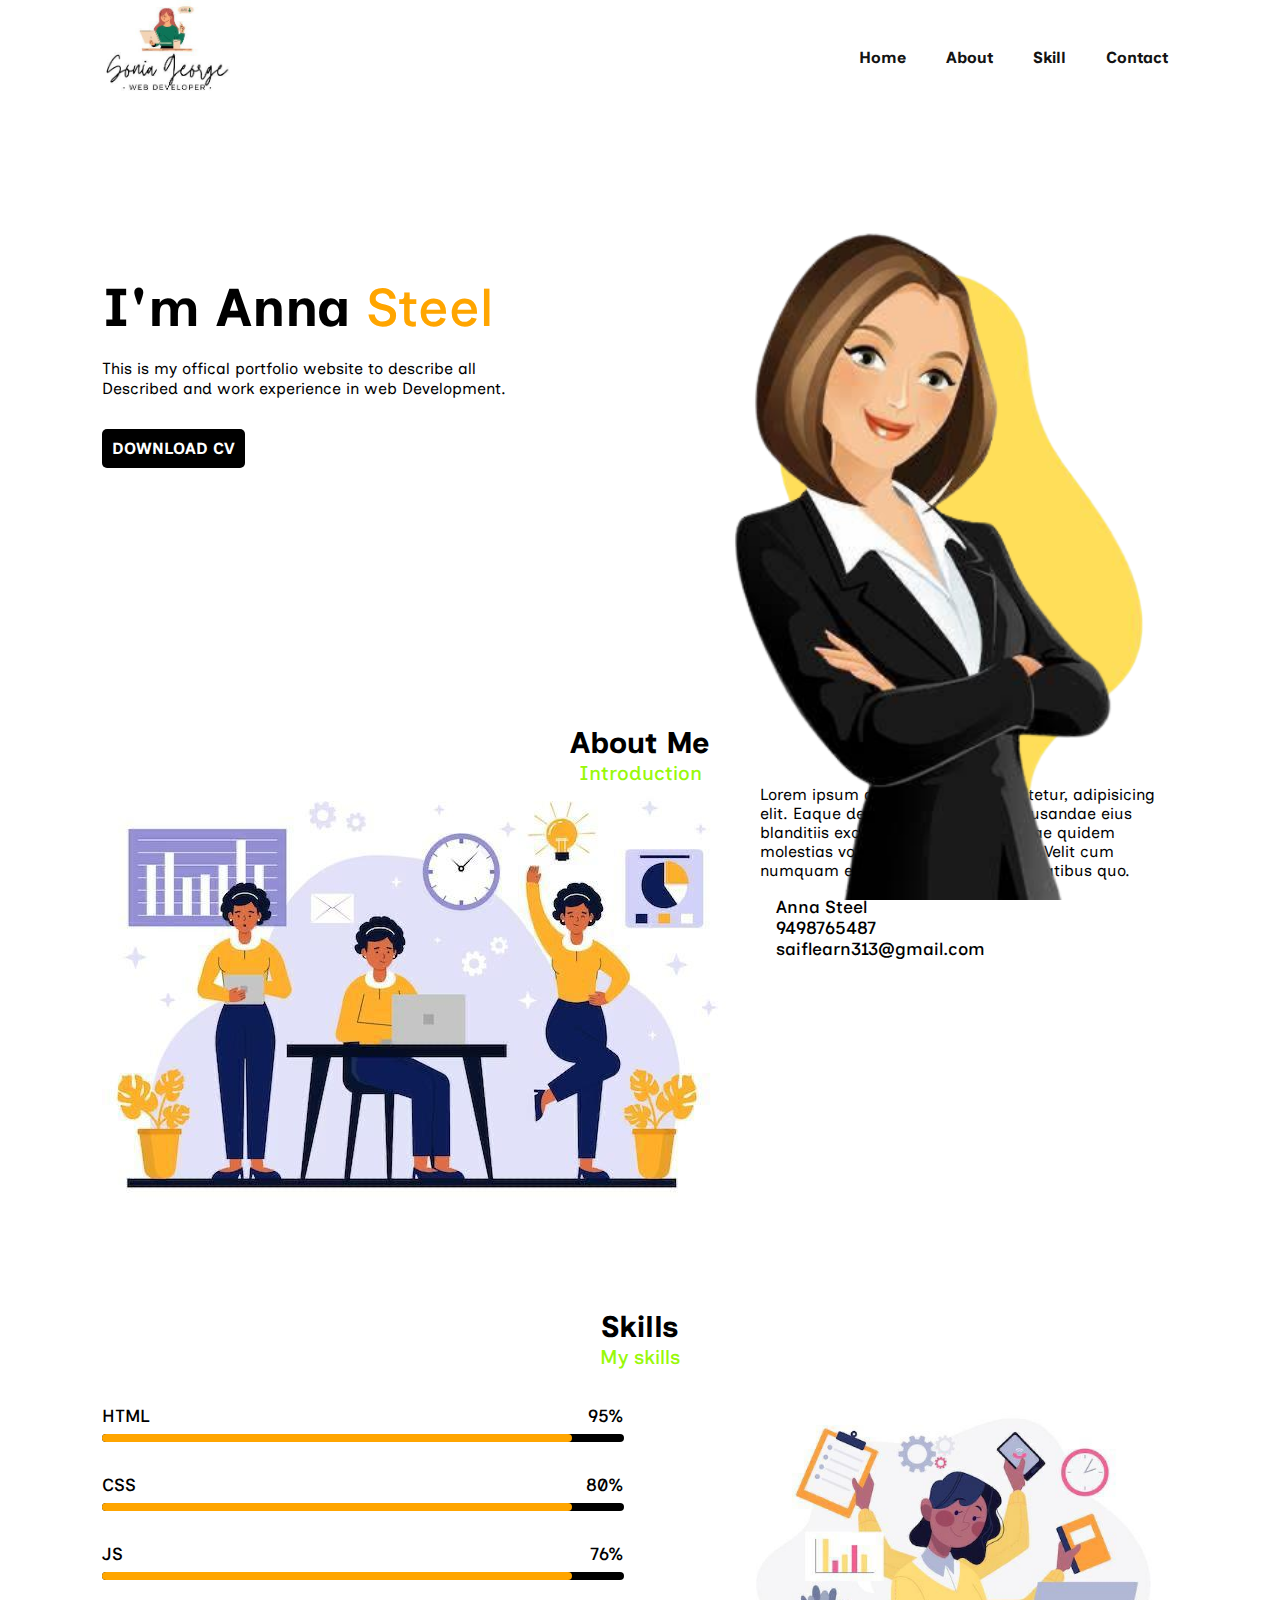
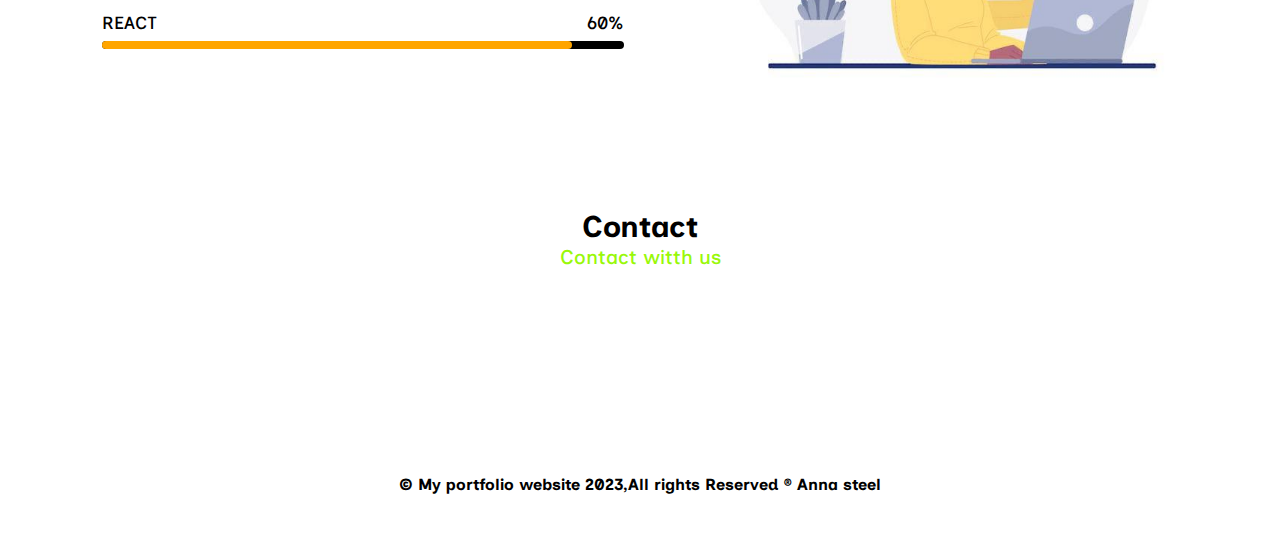
<file: index.html>
<!DOCTYPE html>
<html lang="en">

<head>
    <meta charset="UTF-8">
    <meta name="viewport" content="width=device-width, initial-scale=1.0">
    <title>portfolio</title>
    <link rel="stylesheet" href="style.css">
    <link rel="preconnect" href="https://fonts.googleapis.com">
    <link rel="preconnect" href="https://fonts.gstatic.com" crossorigin>
    <link
        href="https://fonts.googleapis.com/css2?family=Bebas+Neue&family=Croissant+One&family=Inclusive+Sans:ital@0;1&family=Lato:wght@300&family=Martian+Mono:wght@300&family=Montserrat:wght@500&family=Mooli&family=Oswald&family=Playfair+Display&family=Raleway:wght@300&family=Sofia+Sans+Condensed:wght@300&display=swap"
        rel="stylesheet">
    <link rel="stylesheet" href="https://cdnjs.cloudflare.com/ajax/libs/font-awesome/6.4.2/css/all.min.css"
        integrity="sha512-z3gLpd7yknf1YoNbCzqRKc4qyor8gaKU1qmn+CShxbuBusANI9QpRohGBreCFkKxLhei6S9CQXFEbbKuqLg0DA=="
        crossorigin="anonymous" referrerpolicy="no-referrer" />
    <link rel="stylesheet" href="https://cdnjs.cloudflare.com/ajax/libs/font-awesome/6.4.2/css/all.min.css"
        integrity="sha512-z3gLpd7yknf1YoNbCzqRKc4qyor8gaKU1qmn+CShxbuBusANI9QpRohGBreCFkKxLhei6S9CQXFEbbKuqLg0DA=="
        crossorigin="anonymous" referrerpolicy="no-referrer" />
</head>

<body>
    <div id="container" class="container">
        <!-- navbar -->
        <nav>
            <img class="logo" src="9bb6ce29-fb2c-45e4-962b-895ab66425ff.jpeg" alt="logo">
            <ul>
                <li class="list-item"><a class="links" href="">Home</a></li>
                <li class="list-item"><a class="links" href="">About</a></li>
                <li class="list-item"><a class="links" href="">Skill</a></li>
                <li class="list-item"><a class="links" href="">Contact</a></li>
            </ul>
        </nav>
        <!-- home -->
        <section id="home">
            <div class="title">
                <h1 id="username">I'm Anna <span id="lname">Steel</span></h1>
                <p id="user-detail">This is my offical portfolio website to describe all <br>
                    Described and work experience in web Development.
                </p>
                <a id="download" href="shamsudheen.pdf" download="">DOWNLOAD CV</a>

            </div>
            <div class="images">
                <img class="shape" src="e969cfa9-281a-43e7-80b1-a77b7a876800-removebg-preview.png" alt="shape">
                <img class="girl" src="02e0d75b-d52c-47e7-820f-d8e6e773815e-removebg-preview (1).png" alt="girl">
            </div>

        </section>
        <!-- about -->
        <section id="about">
            <div class="about-head">
                <h2 class="mainHead">About Me</h2>
                <span class="subHead">Introduction</span>
            </div>
            <div class="about-content">
                <div class="img">
                    <img src="5cfbc62e-df46-4d81-8630-cdd459a95ac2 (1).jpeg" alt="about">
                </div>
                <div class="about-details">
                    <p>Lorem ipsum dolor sit amet consectetur, adipisicing elit. Eaque deserunt asperiores, recusandae
                        eius blanditiis excepturi fuga, repudiandae quidem molestias voluptatum, totam officia. Velit
                        cum numquam est nulla cumque necessitatibus quo.</p>
                    <div class="informations">
                        <div class="info-box">
                            <i class="fa-solid fa-user"></i>
                            <span>Anna Steel</span>
                        </div>
                        <div class="info-box">
                            <i class="fa-solid fa-phone"></i>
                            <span>9498765487</span>
                        </div>
                        <div class="info-box">
                            <i class="fa-solid fa-envelope"></i>
                            <span>saiflearn313@gmail.com</span>
                        </div>
                    </div>
                </div>
            </div>
            <!-- Skill -->
        </section>
        <section id="skill">
            <div class="about-head">
                <h2 class="mainHead">Skills</h2>
                <span class="subHead">My skills</span>
            </div>
            <div class="skill-container">
                <div class="progress bars">
                    <!-- Bar -->
                    <div class="bar">
                        <h3>HTML</h3>
                        <span>95%</span>
                        <div class="base-bar"></div>
                        <div class="base-bar html-bar"></div>
                    </div>
                    <div class="bar">
                        <h3>CSS</h3>
                        <span>80%</span>
                        <div class="base-bar"></div>
                        <div class="base-bar html-bar"></div>
                    </div>
                    <div class="bar">
                        <h3>JS</h3>
                        <span>76%</span>
                        <div class="base-bar"></div>
                        <div class="base-bar html-bar"></div>
                    </div>
                    <div class="bar">
                        <h3>REACT</h3>
                        <span>60%</span>
                        <div class="base-bar"></div>
                        <div class="base-bar html-bar"></div>
                    </div>
                </div>
                <div class="skill-img">
                    <img src="72011ad9-61fb-4c47-bf4e-bef2918cd1e8.jpeg" alt="">
                </div>
            </div>
        </section>

        <section id="contact">
            <div class="about-head">
                <h2 class="mainHead">Contact</h2>
                <span class="subHead">Contact witth us</span>
            </div>
            <div class="icon-collection">
                <div class="icon">
                    <a href=""><i class="fa-brands fa-pinterest brand"></i></a>

                </div>
                <div class="icon">
                    <a href=""><i class="fa-brands fa-linkedin brand"></i></a>

                </div>
                <div class="icon">
                    <a href=""><i class="fa-brands fa-facebook brand"></i></a>

                </div>
                <div class="icon">
                    <a href=""><i class="fa-brands fa-twitter brand"></i></i></a>

                </div>
                <div class="icon">
                    <a href=""><i class="fa-brands fa-instagram brand"></i></a>

                </div>
            </div>
        </section>
        <!-- footer -->
        <footer>
            <p> &copy; My portfolio website 2023,All rights Reserved &reg; Anna steel</p>
            <div class="up-arrow icon">
                <a href="#container"><i class="fa-solid fa-angle-up brand"></i></a>
            </div>
        </footer>

</body>

</html>
</file>
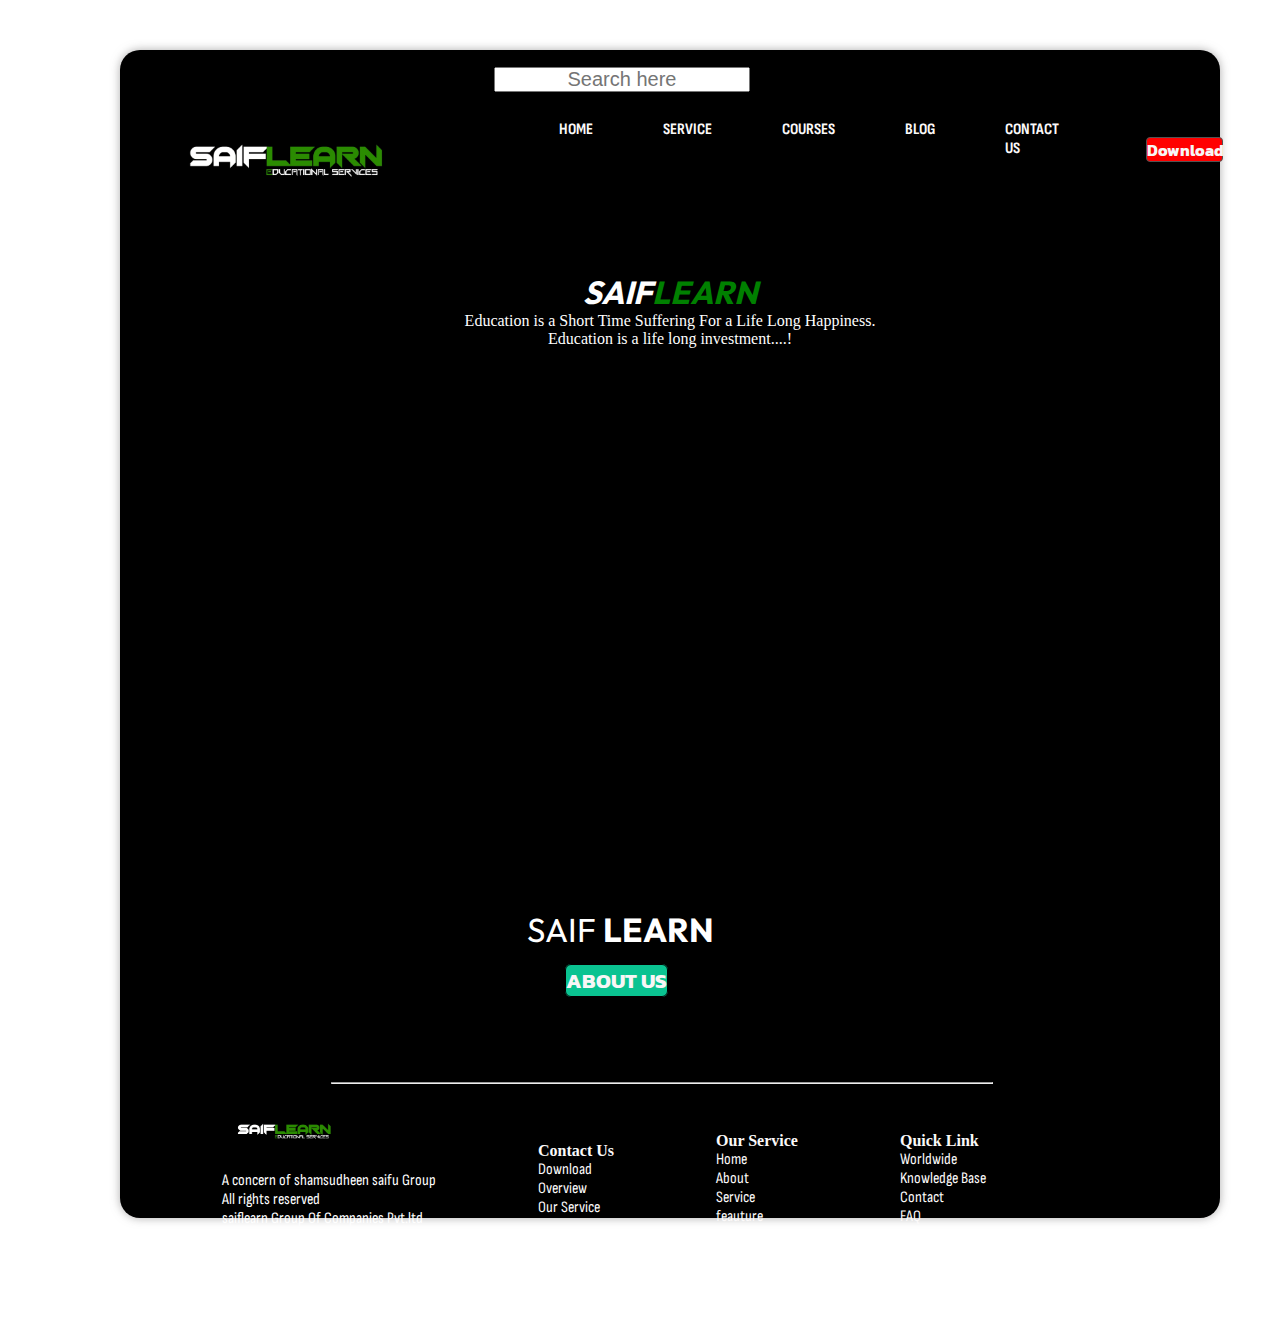
<file: project.html>
<!DOCTYPE html>
<html lang="en">
<head>
    <meta charset="UTF-8">
    <meta name="viewport" content="width=device-width, initial-scale=1.0">
    <title>SAIF LEARN</title>
    <link rel="stylesheet" href="project.css">
    <link rel="stylesheet" href="https://cdnjs.cloudflare.com/ajax/libs/font-awesome/6.4.2/css/all.min.css" integrity="sha512-z3gLpd7yknf1YoNbCzqRKc4qyor8gaKU1qmn+CShxbuBusANI9QpRohGBreCFkKxLhei6S9CQXFEbbKuqLg0DA==" crossorigin="anonymous" referrerpolicy="no-referrer" />


    <link rel="preconnect" href="https://fonts.googleapis.com">
    <link rel="preconnect" href="https://fonts.gstatic.com" crossorigin>
    <link href="https://fonts.googleapis.com/css2?family=Kanit:wght@300&family=Outfit:wght@800&family=Roboto+Mono&family=Rubik&family=Sofia+Sans+Condensed&family=Young+Serif&display=swap" rel="stylesheet">
</head>
<body>
        <div class="container">
            <input style="font-style:  'Sofia Sans Condensed', sans-serif; font-size: 15pt;" class="search" placeholder="Search here" type="text">

            
            <nav>
                
                <img class="logo" src="dc993725-d7ac-4030-9d32-5c75e41d3edc.jpeg" alt="logo">
                
                <ul id="unorder">
                    <li class="link-item"><a class="links" href="">HOME</a></li>
                    <li class="link-item"><a class="links" href="">SERVICE</a></li>
                    <li class="link-item"><a class="links" href="">COURSES</a></li>
                    <li class="link-item"><a class="links" href="">BLOG</a></li>
                    <li class="link-item"><a class="links" href="">CONTACT US</a></li>
                  
                </ul>
                <a class="download" href="">Download</a>
            </nav>
            <section>
                <h1 class="heading"><I>SAIF<span>LEARN</span></I></h1>
                <p id="para1">Education is a Short Time  Suffering For a Life Long  Happiness. <br> Education is a life long investment....! </p>

                <div class="video-main">
                    <div class="video-sub">
                        <iframe id="video" width="560" height="315" src="https://www.youtube.com/embed/IqwIOlhfCak?si=0NNMUdjdrUW4rykC" title="YouTube video player" frameborder="0" allow="accelerometer; autoplay; clipboard-write; encrypted-media; gyroscope; picture-in-picture; web-share" allowfullscreen></iframe>
                    </div>
                </div>
                <div class="lowHead">
                    <h1 class="class-lowerhead">QUALITY EDUCATION </h1>

                    <span id="lower-head"> SAIF  <b>LEARN</b></span>
                    
                    </span>
                    <div class="downBtn"> <a class="download2" href="">ABOUT US</a></div>
                </div>
            </section>
            <hr width="60%">
            <footer>
                <div id="up-logo" class="column">
                   <div id="img-div"  > <img id="subimg"  src="dc993725-d7ac-4030-9d32-5c75e41d3edc.jpeg" alt="sublogo"></div>
                    <div id="para-div"><p id="img-para">A concern of shamsudheen saifu Group <br>All rights reserved <br>saiflearn Group Of Companies Pvt.ltd</p></div>
                </div>
                <div class="column">
                    <p class="foot-sub">Contact Us</p>
                    <ul>
                        <li class="link-foot"><a class="links-foot" href="">Download</a></li>
                        <li class="link-foot"><a class="links-foot" href="">Overview</a></li>                   
                         <li class="link-foot"><a class="links-foot" href="">Our Service</a></li>
                        
                    </ul>
                </div>
                <div class="column">
                    <p class="foot-sub">Our Service</p>
                    <ul>
                        <li class="link-foot"><a class="links-foot" href="">Home</a></li>
                        <li class="link-foot"><a class="links-foot" href="">About </a></li>
                        <li class="link-foot"><a class="links-foot" href="">Service</a></li>
                        <li class="link-foot"><a class="links-foot" href="">feauture</a></li>
                        
                    </ul>
                </div>
                <div class="column">
                    <p class="foot-sub">Quick Link</p>
                    <ul>
                        <li class="link-foot"><a class="links-foot" href="">Worldwide</a></li>
                        <li class="link-foot"><a class="links-foot" href="">Knowledge Base</a></li>
                        <li class="link-foot"><a class="links-foot" href="">Contact</a></li>
                        <li class="link-foot"><a class="links-foot" href="">FAQ</a></li>
                        
                    </ul>
                </div>
                <div  class="column arrange">
                    <a href=""><i class="fa-brands fa-facebook icn"></i></a>
                    <a href=""><i class="fa-brands fa-twitter icn"></i></i></a>
                    <a href=""><i class="fa-brands fa-youtube icn"></i></i></a>
                </div>

            </footer>
    
        </div>

    
</body>
</html>
</file>
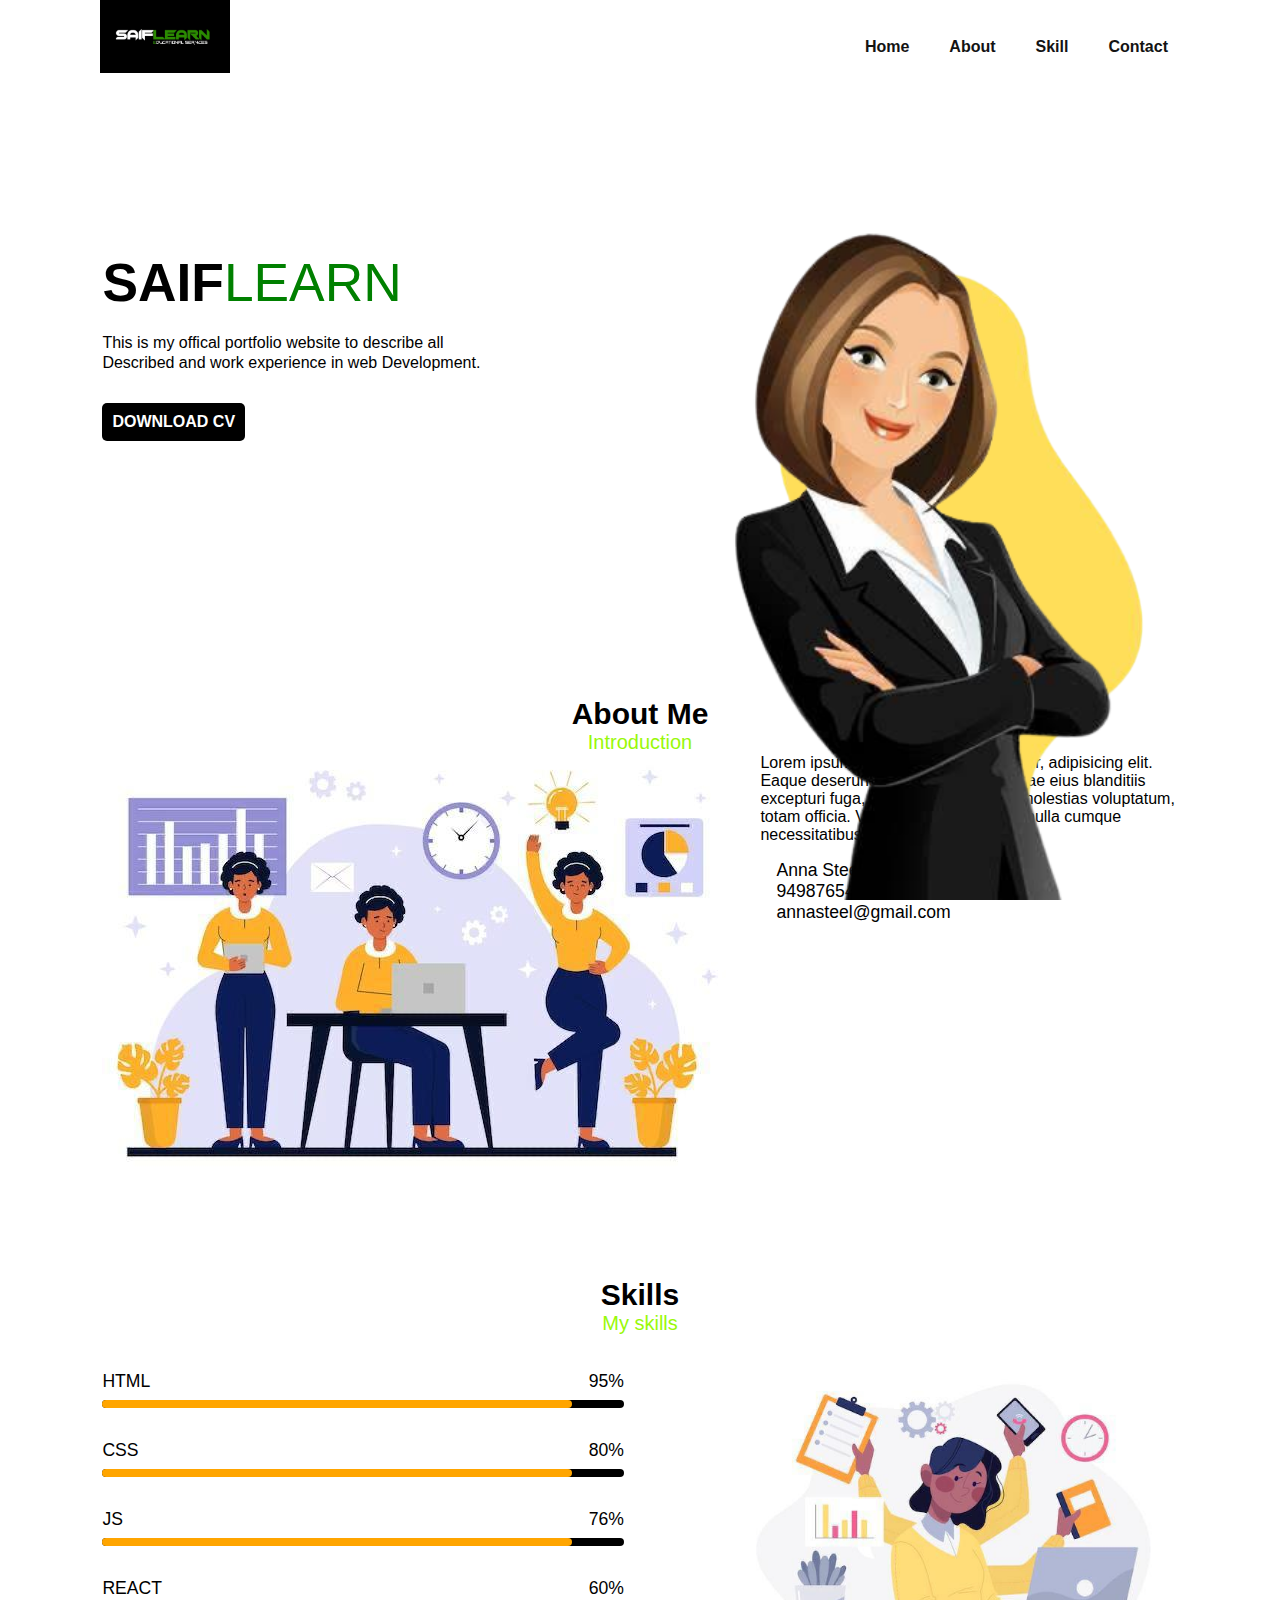
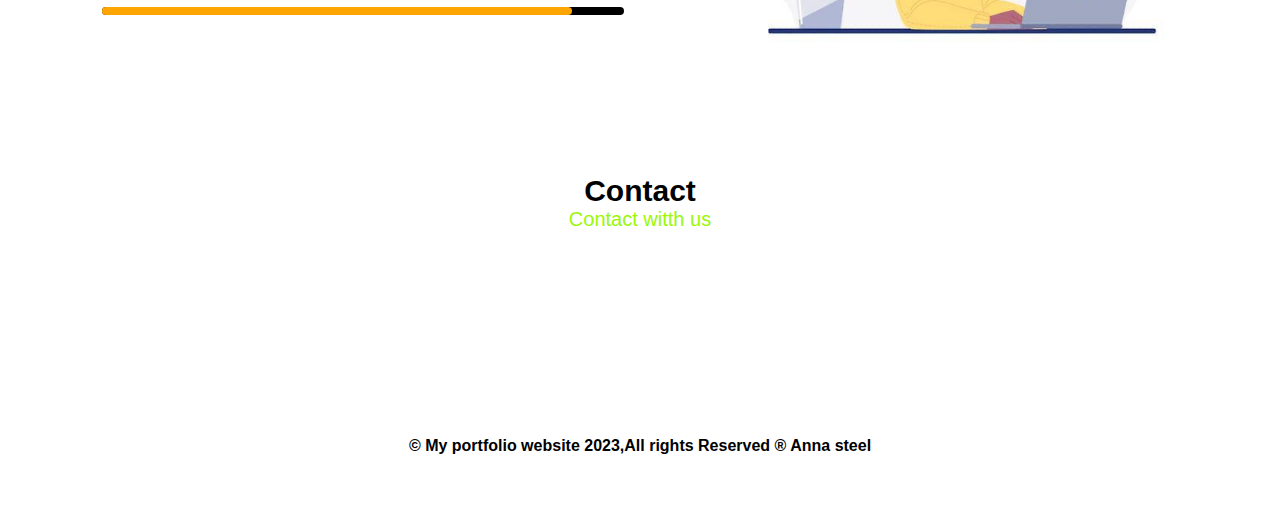
<file: saif.html>
<!DOCTYPE html>
<html lang="en">

<head>
    <meta charset="UTF-8">
    <meta name="viewport" content="width=device-width, initial-scale=1.0">
    <title>portfolio</title>
    <link rel="stylesheet" href="saif.css">
    <link rel="preconnect" href="https://fonts.googleapis.com">
    <link rel="preconnect" href="https://fonts.gstatic.com" crossorigin>
    <link href="https://fonts.googleapis.com/css2?family=Abril+Fatface&family=Black+Ops+One&family=Dela+Gothic+One&family=Kenia&family=Martian+Mono:wght@500&family=Merriweather:wght@700&family=Oswald:wght@600&family=Russo+One&family=Young+Serif&display=swap" rel="stylesheet">
</head>

<body>
    <div id="container" class="container">
        <!-- navbar -->
        <nav>
            <img class="logo" src="dc993725-d7ac-4030-9d32-5c75e41d3edc.jpeg" alt="logo">
            <ul>
                <li class="list-item"><a class="links" href="">Home</a></li>
                <li class="list-item"><a class="links" href="">About</a></li>
                <li class="list-item"><a class="links" href="">Skill</a></li>
                <li class="list-item"><a class="links" href="">Contact</a></li>
            </ul>
        </nav>
        <!-- home -->
        <section id="home">
            <div class="title">
                <h1 id="username">SAIF<span id="lname">LEARN</span></h1>
                <p id="user-detail">This is my offical portfolio website to describe all <br>
                    Described and work experience in web Development.
                </p>
                <a id="download" href="shamsudheen.pdf" download="">DOWNLOAD CV</a>

            </div>
            <div class="images">
                <img class="shape" src="e969cfa9-281a-43e7-80b1-a77b7a876800-removebg-preview.png" alt="shape">
                <img class="girl" src="02e0d75b-d52c-47e7-820f-d8e6e773815e-removebg-preview (1).png" alt="girl">
            </div>

        </section>
        <!-- about -->
        <section id="about">
            <div class="about-head">
                <h2 class="mainHead">About Me</h2>
                <span class="subHead">Introduction</span>
            </div>
            <div class="about-content">
                <div class="img">
                    <img src="5cfbc62e-df46-4d81-8630-cdd459a95ac2 (1).jpeg" alt="about">
                </div>
                <div class="about-details">
                    <p>Lorem ipsum dolor sit amet consectetur, adipisicing elit. Eaque deserunt asperiores, recusandae
                        eius blanditiis excepturi fuga, repudiandae quidem molestias voluptatum, totam officia. Velit
                        cum numquam est nulla cumque necessitatibus quo.</p>
                    <div class="informations">
                        <div class="info-box">
                            <i class="fa-solid fa-user"></i>
                            <span>Anna Steel</span>
                        </div>
                        <div class="info-box">
                            <i class="fa-solid fa-phone"></i>
                            <span>9498765487</span>
                        </div>
                        <div class="info-box">
                            <i class="fa-solid fa-envelope"></i>
                            <span>annasteel@gmail.com</span>
                        </div>
                    </div>
                </div>
            </div>
            <!-- Skill -->
        </section>
        <section id="skill">
            <div class="about-head">
                <h2 class="mainHead">Skills</h2>
                <span class="subHead">My skills</span>
            </div>
            <div class="skill-container">
                <div class="progress bars">
                    <!-- Bar -->
                    <div class="bar">
                        <h3>HTML</h3>
                        <span>95%</span>
                        <div class="base-bar"></div>
                        <div class="base-bar html-bar"></div>
                    </div>
                    <div class="bar">
                        <h3>CSS</h3>
                        <span>80%</span>
                        <div class="base-bar"></div>
                        <div class="base-bar html-bar"></div>
                    </div>
                    <div class="bar">
                        <h3>JS</h3>
                        <span>76%</span>
                        <div class="base-bar"></div>
                        <div class="base-bar html-bar"></div>
                    </div>
                    <div class="bar">
                        <h3>REACT</h3>
                        <span>60%</span>
                        <div class="base-bar"></div>
                        <div class="base-bar html-bar"></div>
                    </div>
                </div>
                <div class="skill-img">
                    <img src="72011ad9-61fb-4c47-bf4e-bef2918cd1e8.jpeg" alt="">
                </div>
            </div>
        </section>

        <section id="contact">
            <div class="about-head">
                <h2 class="mainHead">Contact</h2>
                <span class="subHead">Contact witth us</span>
            </div>
            <div class="icon-collection">
                <div class="icon">
                    <a href=""><i class="fa-brands fa-pinterest brand"></i></a>

                </div>
                <div class="icon">
                    <a href=""><i class="fa-brands fa-linkedin brand"></i></a>

                </div>
                <div class="icon">
                    <a href=""><i class="fa-brands fa-facebook brand"></i></a>

                </div>
                <div class="icon">
                    <a href=""><i class="fa-brands fa-twitter brand"></i></i></a>

                </div>
                <div class="icon">
                    <a href=""><i class="fa-brands fa-instagram brand"></i></a>

                </div>
            </div>
        </section>
        <!-- footer -->
        <footer>
            <p> &copy; My portfolio website 2023,All rights Reserved &reg; Anna steel</p>
            <div class="up-arrow icon">
                <a href="#container"><i class="fa-solid fa-angle-up brand"></i></a>
            </div>
        </footer>

</body>

</html>
</file>
<file: style.css>
*{
    margin: 0px;
    padding: 0px;
    font-family: 'Inclusive Sans', sans-serif;
}
.container{
    width: 100%;
    height: 100vh;
    position: relative;
}
nav{
    display: flex;
    justify-content: space-between;
    width: 85%;
    align-items: center;
    margin-left: 100px;
}
ul{
    display: flex;
    list-style: none;

    }

.logo{
    width: 130px;
}
.list-item{
    display: inline;
    list-style: none;
    margin: 10px 20px;
    margin-top: 30px;
}
.links{
    text-decoration: none;
    color: rgb(19, 19, 19);
    font-weight: bold;
}
.links:hover{
    color: blue;
}
.title{
    margin: 14% 0px 0px 8%;
}
#username{
    font-size: 40pt;
    margin-bottom: 20px;
}
#lname{
    color: orange;
    font-size: 40pt;
}
#user-detail{
    line-height: 20px;
}
#download{
    text-decoration: none;
    background-color: black;
    color: white;
    padding: 10px;
    border-radius: 5px;
    margin-top: 30px;
    display: inline-block;
    font-weight: bold;
}
#home{
    display: flex;
    justify-content: space-between;
}
.images{
    width: 45%;
    height: 75%;
    position: absolute;
    right: 30px;
    bottom: 0;
    
}
.images>img{
    height: 100%;
    position: absolute;
    bottom: 0;
    left: 50%;
    transform: translateX(-50%);
    transition: bottom 1s, left 1s;
}
.images:hover .shape{
    bottom: 80px;

}
.images:hover .girl{
    left: 40%;
    
}

#about{
    margin: 20% 8% 0px 8%;
    
}
.about-head{
  text-align: center;
}
.mainHead{
    font-size: 30px;

}
.subHead{
    font-size: 20px;
    color: rgb(153, 248, 9);
    stroke: 1px black;
}
.about-content{
    display: grid;
    grid-template-columns: auto auto;
    gap: 2rem;
    margin-top: 2rem;
}
.about-img>img{
   width: 90%;
}
.informations{
    margin-top: 1rem;

}
.info-box>span{
    margin-left: 1rem;
}

#skill{
    margin: 8% 8% 0px 8%;
}
.skill-container{
    display: grid;
    grid-template-columns: repeat(2,1fr);
    gap: 2rem;
    margin-top: 20px;

}

.skill-img>img{
    width: 90%;
    padding-left: 4rem;
    object-position: center;
}
.bar{
    display: flex;
    justify-content: space-between;
    align-items: center;
    padding: 1rem 0px;
    margin-bottom: 1rem;
    position: relative;
}
.bar h3,span{
    font-size: 1.1rem;
    font-weight: 500;
}
.base-bar{
    width: 100%;
    height: 0.5rem;
    background-color: black;
    border-radius: 0.5rem;
    position: absolute;
    bottom: 0;

}

.html-bar{
    width: 90%;
    background-color: orange;
}
.css-bar{
    width: 90%;
    background-color: orange;
}
.js-bar{
    width: 90%;
    background-color: orange;
}
.react-bar{
    width: 90%;
    background-color: orange;
}
#contact{
    margin: 8%;
}
.icon-collection{
    display: flex;
    justify-content: center;
    align-items: center;
    margin-top: 5%;
}
.icon{
    width: 50px;
    height: 50px;
    border-radius: 50%;
    display: flex;
    justify-content: center;
    align-items: center;
    margin: 0px 10px;
}#contact{
    margin: 8%;
}
.icon-collection{
    display: flex;
    justify-content: center;
    align-items: center;
    margin-top: 5%;
}
.icon{
    width: 50px;
    height: 50px;
    border-radius: 50%;
    display: flex;
    justify-content: center;
    align-items: center;
    margin: 0px 10px;
}
.brand{
    font-size: 30px;
    color: black;
    
}
.icon:hover{
    background-image: linear-gradient(to bottom right,yellow,orange,white);
}
.brand:hover{
    color: white;
    animation: shake 0.25s;
}
@keyframes shake {
    10%{
        transform: rotate(15deg);
    }
    20%{
        transform: rotate(-15deg);
    }
    30%{
        transform: rotate(20deg);
    }
    40%{
        transform: rotate(20deg);
    }
   }
   html{
    scroll-behavior: smooth;
}
footer>p{
    text-align: center;
    font-weight: 800;
}

.up-arrow{
    float: right;
    margin: -30px 30px 30px 0px;
}
::-webkit-scrollbar{
    width: 10px;
    border-radius: 10px;
}
::-webkit-scrollbar-track{
    border-radius: 10px;
    background: white;
}
::-webkit-scrollbar-thumb{
    border-radius: 10px;
    background: orange;
}
</file>
<file: project.css>
*{
    margin: 0;
    padding: 0;
} 

.container{
    width: 1100px;
    height: 1168px;
    margin-top: 50px;
    background-color: black;
    border-radius: 20px ;
    box-shadow:  0 0 10px  rgba(137, 136, 136, 0.6);
      -moz-box-shadow: 0 0 10px  rgba(137, 135, 135, 0.6);
      -webkit-box-shadow: 0 0 10px  rgba(118, 117, 117, 0.6);
      -o-box-shadow: 0 0 10px  rgba(118, 117, 117, 0.6);
    margin-left: 120px;
   
}
nav{
  width: 100%;
  margin-top: -44px;
  padding: 37px;
  display: flex;
  justify-content: space-evenly;
}
.logo{
  width: 700px;
  height: 150px;
  margin: 0px;

}
#unorder{
  display: flex;
  justify-content:space-evenly ;
  margin-left:100px;
  list-style: none;
}

.link-item{
 font-weight: bold;
 margin: 35px;
 font-family: 'Sofia Sans Condensed', sans-serif;

}
.links{
  text-decoration: none;
  color: rgb(251, 249, 249);

}
.link-item:hover a{
  color: red

}
.download{
   width: 75px;
    height: 23px;
    margin: 52px;
    font-family: 'Kanit', sans-serif; 
    color: rgb(248, 246, 246);
    background-color: red;
    font-weight: bold;
    text-decoration: none;
    border: 1px solid rgb(84, 83, 83);
    border-radius: 4px;
}
.search{
    text-align: center;
    width: 252px;
    height: 21px;
    margin-left: 374px;
    margin-top: 17px;

}
section{
  display: flex;
  flex-direction: column;
  justify-content: center;
  align-items: center;

}
.heading{
  color: rgb(254, 254, 254);
  font-family: 'Outfit', sans-serif;
}
span{
  color: green;
  font-family: 'Outfit', sans-serif;
}

#para1{
  text-align: center;
  color: rgb(254, 254, 254);
  font-style: bold;
}
.video-main{
  width: 700px;
  height: 350px;
  background-color:black;
   /* box-shadow: 5px 5px 5px rgb(102, 102, 102); */
  border-radius: 10px;
  margin-top: 108px;
  display: flex;
  justify-content: center;
  align-items: center;
  
}
.video-sub{
  width: 600px;
  height: 300px;
  background-color: black;
  border-radius: 10px 10px;
  /* box-shadow: 5px 5px 5px rgb(41, 40, 40); */
}
video{
  width: 100%;
  height: 300px;
  border-radius: 10px;
  /* box-shadow: 10px 10px 10px rgb(142, 141, 141); */
}
#lower-head{
  color: white;
  font-size: 25pt;
   font-family: 'Outfit', sans-serif;
}
.lowHead{
  margin-top:69px ;
}
.class-lowerhead{
  font-size: 18pt;
  margin-left: 6px;
  font-family: 'Young Serif', serif;
}
.download2{
  width: 73px;
  height: 19px;
  color: rgb(248, 246, 246);
  background-color: rgb(10, 195, 145);
  font-weight: bold;
  text-decoration: none;
  border: 0.5px solid black;
  border-radius: 6px;
  font-size: 16pt;
  font-family: 'Kanit', sans-serif; 
}
.downBtn{
    margin-top: 14px;
    margin-left: 38px;

}
hr{
  margin-left: 211px;
  margin-top: 86px;
  color: rgb(19, 161, 19);

}
footer{
  width: 100%;
  height: 300px;
  margin-top: -55px;
  display: flex;
  justify-content: space-evenly;
  align-items: center;
}
#subimg{
    width: 129px;
    margin-top: 135px;

}
#footUl{
  list-style: none;
}
.link-foot{
  list-style: none;
  font-family: 'Sofia Sans Condensed', sans-serif;
}
.links-foot{
  text-decoration: none;
  color: rgb(252, 250, 250);
}
.foot-sub{
  font-size: 12pt;
  font-weight: bold;
  color: rgb(251, 249, 249);
}
#up-logo{
  margin-bottom: 160px;
}
#img-para{
  margin-bottom: 10px;
  color: rgb(254, 254, 254);
  font-family: 'Sofia Sans Condensed', sans-serif;
}
#para-div{
margin-top: 0px;
}
.arrange{
  display:flex;
  gap: 15px;

}
.icn{
   color: rgb(10, 195, 56);
}
#logo3{
    width: 170px;
    height: 70px;
    margin: 0px;
}
</file>
<file: saif.css>
*{
    margin: 0px;
    padding: 0px;
    font-family: 'Inclusive Sans', sans-serif;
}
.container{
    width: 100%;
    height: 100vh;
    position: relative;
}
nav{
    display: flex;
    justify-content: space-between;
    width: 85%;
    align-items: center;
    margin-left: 100px;
}
ul{
    display: flex;
    list-style: none;

    }

.logo{
    width: 130px;
}
.list-item{
    display: inline;
    list-style: none;
    margin: 10px 20px;
    margin-top: 30px;
}
.links{
    text-decoration: none;
    color: rgb(19, 19, 19);
    font-weight: bold;
}
.links:hover{
    color: red;
}
.title{
    margin: 14% 0px 0px 8%;
}
#username{
    font-size: 40pt;
    margin-bottom: 20px;
}
#lname{
    color: green;
    font-size: 40pt;
}
#user-detail{
    line-height: 20px;
}
#download{
    text-decoration: none;
    background-color: black;
    color: white;
    padding: 10px;
    border-radius: 5px;
    margin-top: 30px;
    display: inline-block;
    font-weight: bold;
}
#home{
    display: flex;
    justify-content: space-between;
}
.images{
    width: 45%;
    height: 75%;
    position: absolute;
    right: 30px;
    bottom: 0;
    
}
.images>img{
    height: 100%;
    position: absolute;
    bottom: 0;
    left: 50%;
    transform: translateX(-50%);
    transition: bottom 1s, left 1s;
}
.images:hover .shape{
    bottom: 80px;

}
.images:hover .girl{
    left: 40%;
    
}

#about{
    margin: 20% 8% 0px 8%;
    
}
.about-head{
  text-align: center;
}
.mainHead{
    font-size: 30px;

}
.subHead{
    font-size: 20px;
    color: rgb(153, 248, 9);
    stroke: 1px black;
}
.about-content{
    display: grid;
    grid-template-columns: auto auto;
    gap: 2rem;
    margin-top: 2rem;
}
.about-img>img{
   width: 90%;
}
.informations{
    margin-top: 1rem;

}
.info-box>span{
    margin-left: 1rem;
}

#skill{
    margin: 8% 8% 0px 8%;
}
.skill-container{
    display: grid;
    grid-template-columns: repeat(2,1fr);
    gap: 2rem;
    margin-top: 20px;

}

.skill-img>img{
    width: 90%;
    padding-left: 4rem;
    object-position: center;
}
.bar{
    display: flex;
    justify-content: space-between;
    align-items: center;
    padding: 1rem 0px;
    margin-bottom: 1rem;
    position: relative;
}
.bar h3,span{
    font-size: 1.1rem;
    font-weight: 500;
}
.base-bar{
    width: 100%;
    height: 0.5rem;
    background-color: black;
    border-radius: 0.5rem;
    position: absolute;
    bottom: 0;

}

.html-bar{
    width: 90%;
    background-color: orange;
}
.css-bar{
    width: 90%;
    background-color: orange;
}
.js-bar{
    width: 90%;
    background-color: orange;
}
.react-bar{
    width: 90%;
    background-color: orange;
}
#contact{
    margin: 8%;
}
.icon-collection{
    display: flex;
    justify-content: center;
    align-items: center;
    margin-top: 5%;
}
.icon{
    width: 50px;
    height: 50px;
    border-radius: 50%;
    display: flex;
    justify-content: center;
    align-items: center;
    margin: 0px 10px;
}#contact{
    margin: 8%;
}
.icon-collection{
    display: flex;
    justify-content: center;
    align-items: center;
    margin-top: 5%;
}
.icon{
    width: 50px;
    height: 50px;
    border-radius: 50%;
    display: flex;
    justify-content: center;
    align-items: center;
    margin: 0px 10px;
}
.brand{
    font-size: 30px;
    color: black;
    
}
.icon:hover{
    background-image: linear-gradient(to bottom right,yellow,orange,white);
}
.brand:hover{
    color: white;
    animation: shake 0.25s;
}
@keyframes shake {
    10%{
        transform: rotate(15deg);
    }
    20%{
        transform: rotate(-15deg);
    }
    30%{
        transform: rotate(20deg);
    }
    40%{
        transform: rotate(20deg);
    }
   }
   html{
    scroll-behavior: smooth;
}
footer>p{
    text-align: center;
    font-weight: 800;
}

.up-arrow{
    float: right;
    margin: -30px 30px 30px 0px;
}
</file>
